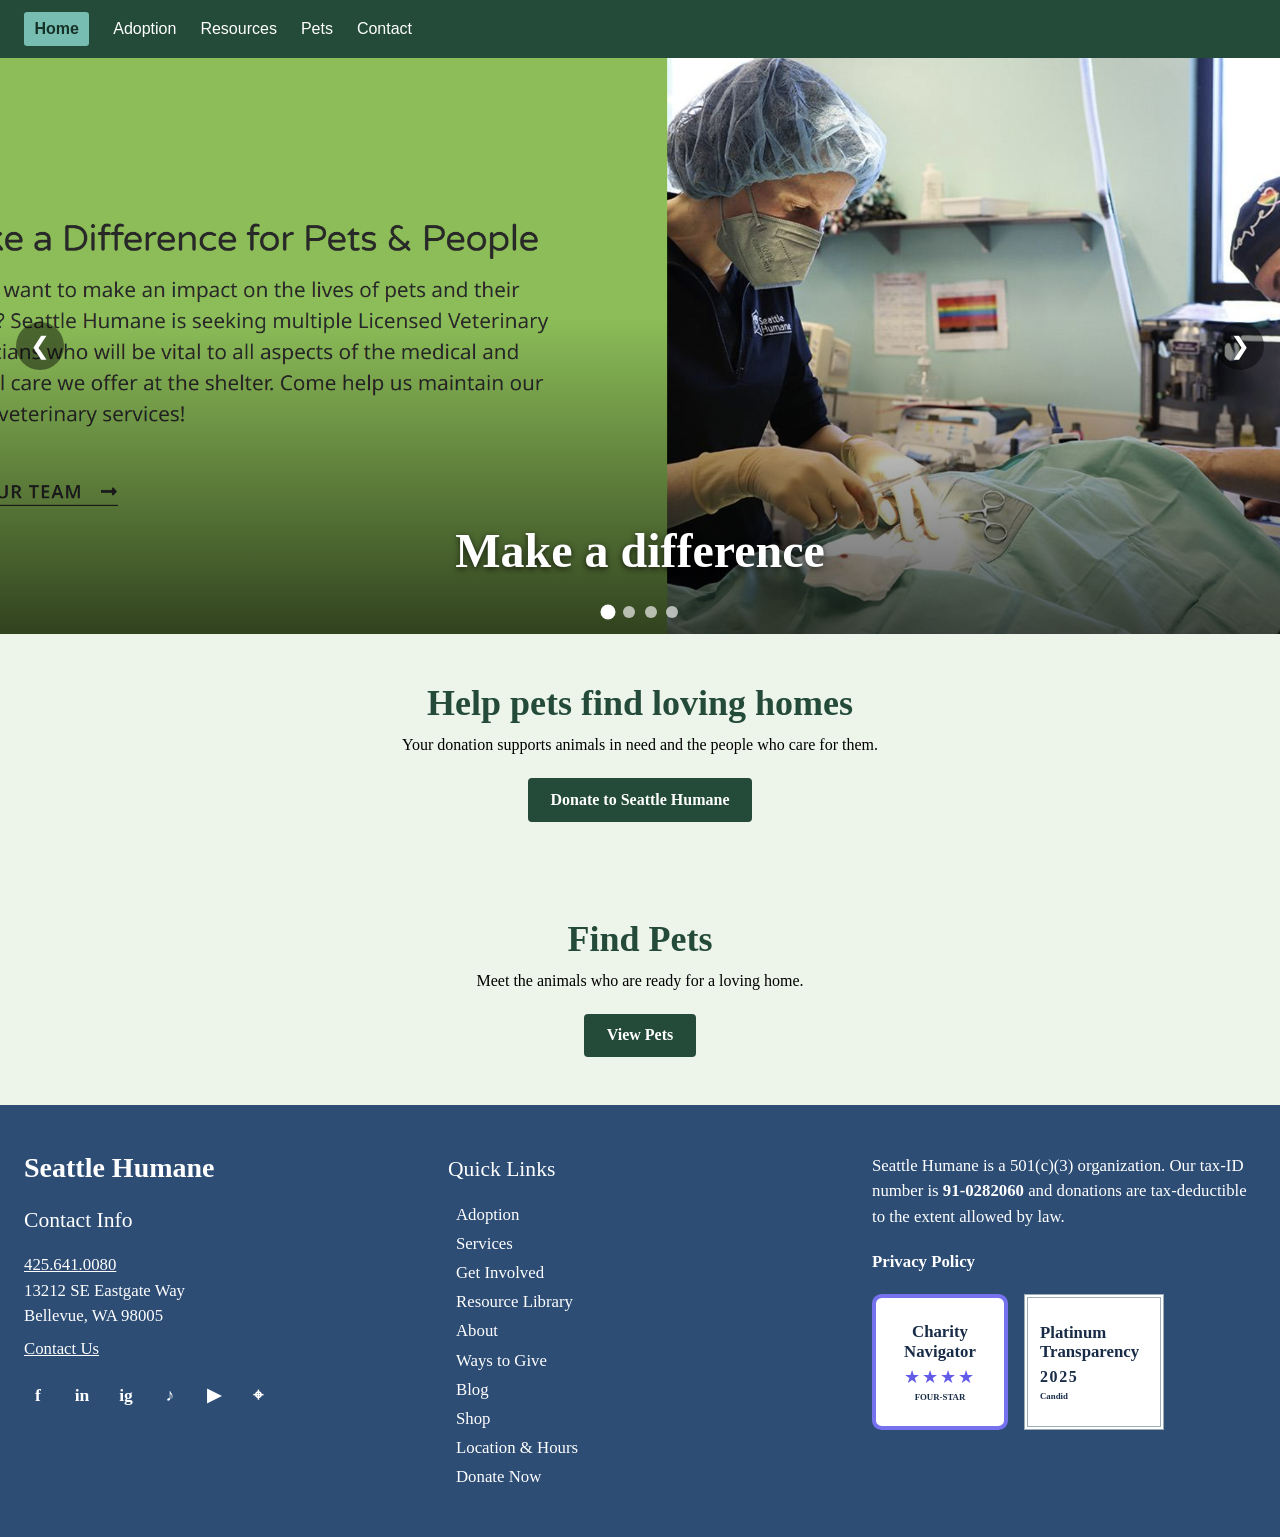
<file: index.html>
<!DOCTYPE html>
<html lang="en">
<head>
    <meta charset="UTF-8">
    <meta name="viewport" content="width=device-width, initial-scale=1.0">
    <title>Home</title>
    <link rel="stylesheet" href="CSS/style.css">
    <link rel="stylesheet" href="CSS/nav.css">
    <link rel="stylesheet" href="CSS/footer.css">
    <script src="JS/script.js" defer></script>
</head>
<body>
    <nav class="site-nav" aria-label="Main navigation">
        <ul class="nav-list">
            <li><a href="index.html" aria-current="page">Home</a></li>
            <li><a href="adoption.html">Adoption</a></li>
            <li><a href="resources.html">Resources</a></li>
            <li><a href="pets.html">Pets</a></li>
            <li><a href="contact.html">Contact</a></li>
        </ul>
    </nav>

    <main>
        <section class="carousel" aria-label="Adoptable pets">
            <div class="carousel-slides" aria-live="polite">
                <figure class="carousel-slide" aria-hidden="false">
                    <img src="images/home_pictures_1.png"
                         alt="A golden retriever enjoying the outdoors">
                    <figcaption>Make a difference</figcaption>
                </figure>
                <figure class="carousel-slide" aria-hidden="true" hidden>
                    <img src="images/home_pictures_2.png"
                         alt="A cat looking curiously at the camera">
                    <figcaption>Saving lives</figcaption>
                </figure>
                <figure class="carousel-slide" aria-hidden="true" hidden>
                    <img src="images/home_pictures_3.png"
                         alt="A happy dog ready to play">
                    <figcaption>Featured Pet</figcaption>
                </figure>
                <figure class="carousel-slide" aria-hidden="true" hidden>
                    <img src="images/home_pictures_4.png"
                         alt="A cat at Sea-Meow Con">
                    <figcaption>Celebrate Sea-Meow Con!</figcaption>
                </figure>
            </div>
            <button class="carousel-control carousel-previous" type="button" aria-label="Show previous picture">
                &#10094;
            </button>
            <button class="carousel-control carousel-next" type="button" aria-label="Show next picture">
                &#10095;
            </button>
            <div class="carousel-indicators" aria-label="Choose a picture">
                <button type="button" aria-label="Show picture 1" aria-current="true"></button>
                <button type="button" aria-label="Show picture 2" aria-current="false"></button>
                <button type="button" aria-label="Show picture 3" aria-current="false"></button>
                <button type="button" aria-label="Show picture 4" aria-current="false"></button>
            </div>
        </section>

        <section class="donate-section" aria-labelledby="donate-heading">
            <h2 id="donate-heading">Help pets find loving homes</h2>
            <p>Your donation supports animals in need and the people who care for them.</p>
            <a class="donate-button" href="https://www.seattlehumane.org/?form=donate" target="_blank" rel="noopener noreferrer">
                Donate to Seattle Humane
            </a>
        </section>

        <section class="find-pets-section" aria-labelledby="find-pets-heading">
            <h2 id="find-pets-heading">Find Pets</h2>
            <p>Meet the animals who are ready for a loving home.</p>
            <a class="donate-button" href="pets.html">
                View Pets
            </a>
        </section>
    </main>

    <footer class="site-footer">
        <div class="footer-grid">
            <section class="footer-contact" aria-labelledby="footer-contact-heading">
                <a class="footer-brand" href="https://www.seattlehumane.org/">Seattle Humane</a>
                <h2 id="footer-contact-heading">Contact Info</h2>
                <address>
                    <a href="tel:+14256410080">425.641.0080</a><br>
                    13212 SE Eastgate Way<br>
                    Bellevue, WA 98005
                </address>
                <a class="footer-contact-link" href="https://www.seattlehumane.org/about/contact/">Contact Us</a>
                <nav class="footer-social" aria-label="Social media">
                    <a href="https://www.facebook.com/SeattleHumane/" aria-label="Facebook">f</a>
                    <a href="https://www.linkedin.com/company/seattle-humane/" aria-label="LinkedIn">in</a>
                    <a href="https://www.instagram.com/seattlehumane/" aria-label="Instagram">ig</a>
                    <a href="https://www.tiktok.com/@seattlehumane" aria-label="TikTok">♪</a>
                    <a href="https://www.youtube.com/user/SeattleHumane" aria-label="YouTube">▶</a>
                    <a href="https://maps.google.com/?q=13212+SE+Eastgate+Way+Bellevue+WA+98005" aria-label="Location">⌖</a>
                </nav>
            </section>

            <nav class="footer-quick-links" aria-labelledby="footer-links-heading">
                <h2 id="footer-links-heading">Quick Links</h2>
                <ul>
                    <li><a href="adoption.html">Adoption</a></li>
                    <li><a href="https://www.seattlehumane.org/services/">Services</a></li>
                    <li><a href="https://www.seattlehumane.org/get-involved/">Get Involved</a></li>
                    <li><a href="https://www.seattlehumane.org/resource-library/">Resource Library</a></li>
                    <li><a href="https://www.seattlehumane.org/about/">About</a></li>
                    <li><a href="https://www.seattlehumane.org/?form=donate">Ways to Give</a></li>
                    <li><a href="https://www.seattlehumane.org/blog/">Blog</a></li>
                    <li><a href="https://shop.seattlehumane.org/">Shop</a></li>
                    <li><a href="https://www.seattlehumane.org/about/location-hours/">Location &amp; Hours</a></li>
                    <li><a href="https://www.seattlehumane.org/?form=donate">Donate Now</a></li>
                </ul>
            </nav>

            <section class="footer-nonprofit" aria-label="Nonprofit information">
                <p>Seattle Humane is a 501(c)(3) organization. Our tax-ID number is <strong>91-0282060</strong> and donations are tax-deductible to the extent allowed by law.</p>
                <a class="footer-privacy" href="https://www.seattlehumane.org/privacy-policy/">Privacy Policy</a>
                <div class="footer-badges" aria-label="Charity ratings">
                    <div class="footer-badge"><strong>Charity<br>Navigator</strong><span>★★★★</span><small>FOUR-STAR</small></div>
                    <div class="footer-badge footer-badge-candid"><strong>Platinum<br>Transparency</strong><span>2025</span><small>Candid</small></div>
                </div>
            </section>
        </div>
    </footer>
</body>
</html>
</file>
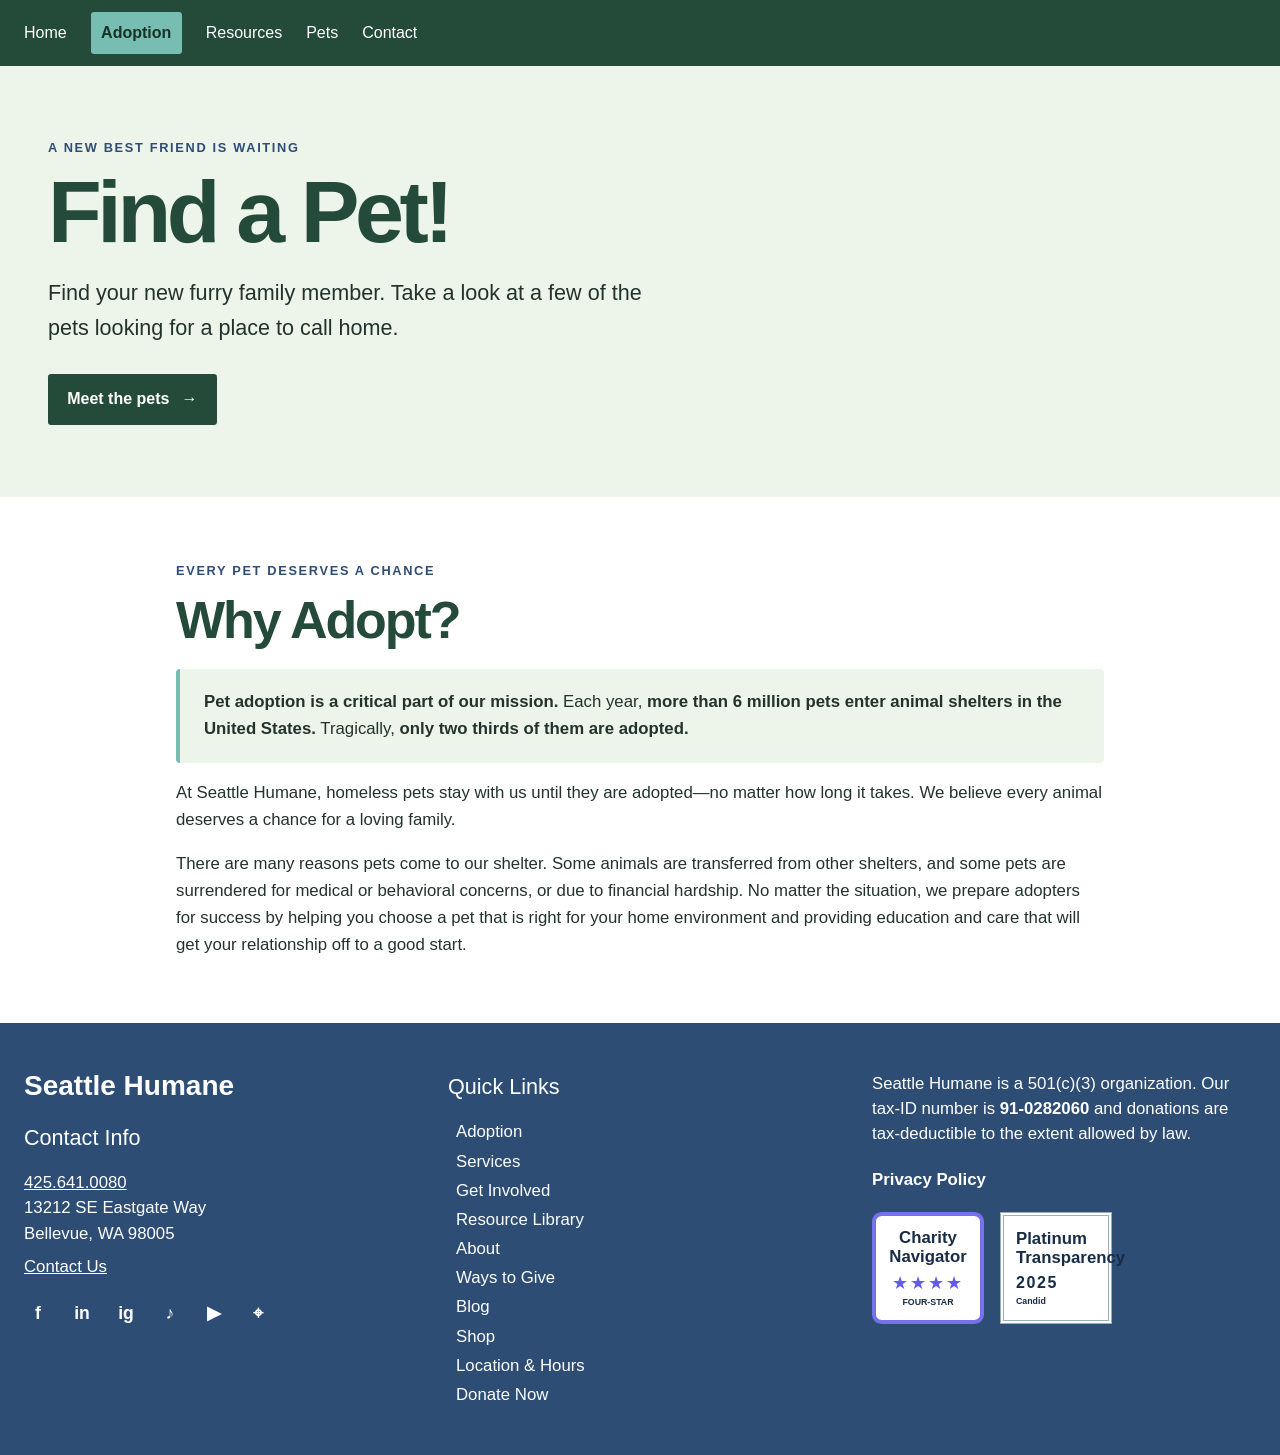
<file: adoption.html>
<!DOCTYPE html>
<html lang="en">
<head>
    <meta charset="UTF-8">
    <meta name="viewport" content="width=device-width, initial-scale=1.0">
    <title>Find a Pet | Adoption</title>
    <link rel="stylesheet" href="CSS/style.css">
    <link rel="stylesheet" href="CSS/nav.css">
    <link rel="stylesheet" href="CSS/footer.css">
    <script src="JS/script.js" defer></script>
</head>
<body class="adoption-page">
    <nav class="site-nav" aria-label="Main navigation">
        <ul class="nav-list">
            <li><a href="index.html">Home</a></li>
            <li><a href="adoption.html" aria-current="page">Adoption</a></li>
            <li><a href="resources.html">Resources</a></li>
            <li><a href="pets.html">Pets</a></li>
            <li><a href="contact.html">Contact</a></li>
        </ul>
    </nav>

    <main>
        <section class="adoption-hero" aria-labelledby="adoption-heading">
            <div class="adoption-hero-content">
                <p class="adoption-eyebrow">A new best friend is waiting</p>
                <h1 id="adoption-heading">Find a Pet!</h1>
                <p class="adoption-intro">Find your new furry family member. Take a look at a few of the pets looking for a place to call home.</p>
                <a class="adoption-primary-link" href="pets.html">Meet the pets <span aria-hidden="true">→</span></a>
            </div>
        </section>

        <section class="adoption-why" aria-labelledby="why-adopt-heading">
            <div class="adoption-why-content">
                <p class="adoption-eyebrow">Every pet deserves a chance</p>
                <h2 id="why-adopt-heading">Why Adopt?</h2>
                <p class="adoption-why-stat"><strong>Pet adoption is a critical part of our mission.</strong> Each year, <strong>more than 6 million pets enter animal shelters in the United States.</strong> Tragically, <strong>only two thirds of them are adopted.</strong></p>
                <p>At Seattle Humane, homeless pets stay with us until they are adopted—no matter how long it takes. We believe every animal deserves a chance for a loving family.</p>
                <p>There are many reasons pets come to our shelter. Some animals are transferred from other shelters, and some pets are surrendered for medical or behavioral concerns, or due to financial hardship. No matter the situation, we prepare adopters for success by helping you choose a pet that is right for your home environment and providing education and care that will get your relationship off to a good start.</p>
            </div>
        </section>
    </main>

    <footer class="site-footer">
        <div class="footer-grid">
            <section class="footer-contact" aria-labelledby="footer-contact-heading">
                <a class="footer-brand" href="https://www.seattlehumane.org/">Seattle Humane</a>
                <h2 id="footer-contact-heading">Contact Info</h2>
                <address>
                    <a href="tel:+14256410080">425.641.0080</a><br>
                    13212 SE Eastgate Way<br>
                    Bellevue, WA 98005
                </address>
                <a class="footer-contact-link" href="https://www.seattlehumane.org/about/contact/">Contact Us</a>
                <nav class="footer-social" aria-label="Social media">
                    <a href="https://www.facebook.com/SeattleHumane/" aria-label="Facebook">f</a>
                    <a href="https://www.linkedin.com/company/seattle-humane/" aria-label="LinkedIn">in</a>
                    <a href="https://www.instagram.com/seattlehumane/" aria-label="Instagram">ig</a>
                    <a href="https://www.tiktok.com/@seattlehumane" aria-label="TikTok">♪</a>
                    <a href="https://www.youtube.com/user/SeattleHumane" aria-label="YouTube">▶</a>
                    <a href="https://maps.google.com/?q=13212+SE+Eastgate+Way+Bellevue+WA+98005" aria-label="Location">⌖</a>
                </nav>
            </section>

            <nav class="footer-quick-links" aria-labelledby="footer-links-heading">
                <h2 id="footer-links-heading">Quick Links</h2>
                <ul>
                    <li><a href="adoption.html">Adoption</a></li>
                    <li><a href="https://www.seattlehumane.org/services/">Services</a></li>
                    <li><a href="https://www.seattlehumane.org/get-involved/">Get Involved</a></li>
                    <li><a href="https://www.seattlehumane.org/resource-library/">Resource Library</a></li>
                    <li><a href="https://www.seattlehumane.org/about/">About</a></li>
                    <li><a href="https://www.seattlehumane.org/?form=donate">Ways to Give</a></li>
                    <li><a href="https://www.seattlehumane.org/blog/">Blog</a></li>
                    <li><a href="https://shop.seattlehumane.org/">Shop</a></li>
                    <li><a href="https://www.seattlehumane.org/about/location-hours/">Location &amp; Hours</a></li>
                    <li><a href="https://www.seattlehumane.org/?form=donate">Donate Now</a></li>
                </ul>
            </nav>

            <section class="footer-nonprofit" aria-label="Nonprofit information">
                <p>Seattle Humane is a 501(c)(3) organization. Our tax-ID number is <strong>91-0282060</strong> and donations are tax-deductible to the extent allowed by law.</p>
                <a class="footer-privacy" href="https://www.seattlehumane.org/privacy-policy/">Privacy Policy</a>
                <div class="footer-badges" aria-label="Charity ratings">
                    <div class="footer-badge"><strong>Charity<br>Navigator</strong><span>★★★★</span><small>FOUR-STAR</small></div>
                    <div class="footer-badge footer-badge-candid"><strong>Platinum<br>Transparency</strong><span>2025</span><small>Candid</small></div>
                </div>
            </section>
        </div>
    </footer>
</body>
</html>
</file>
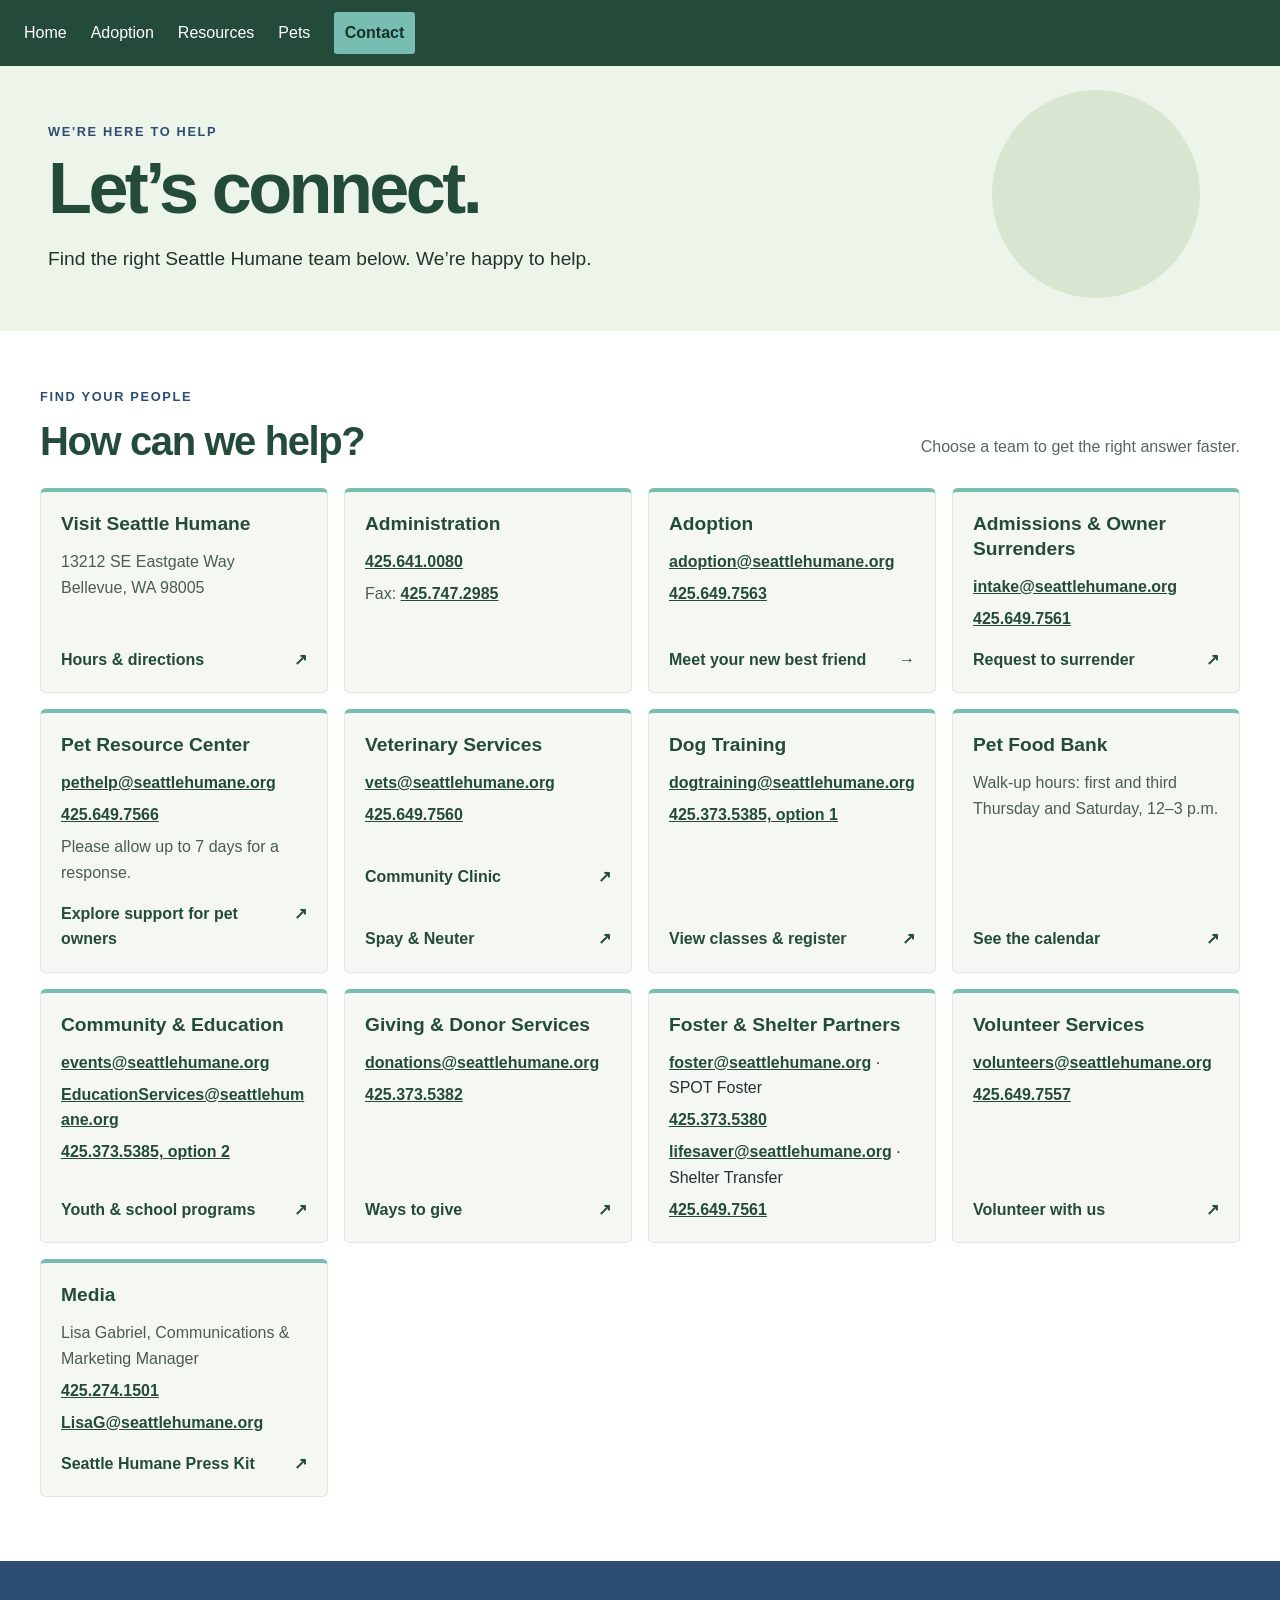
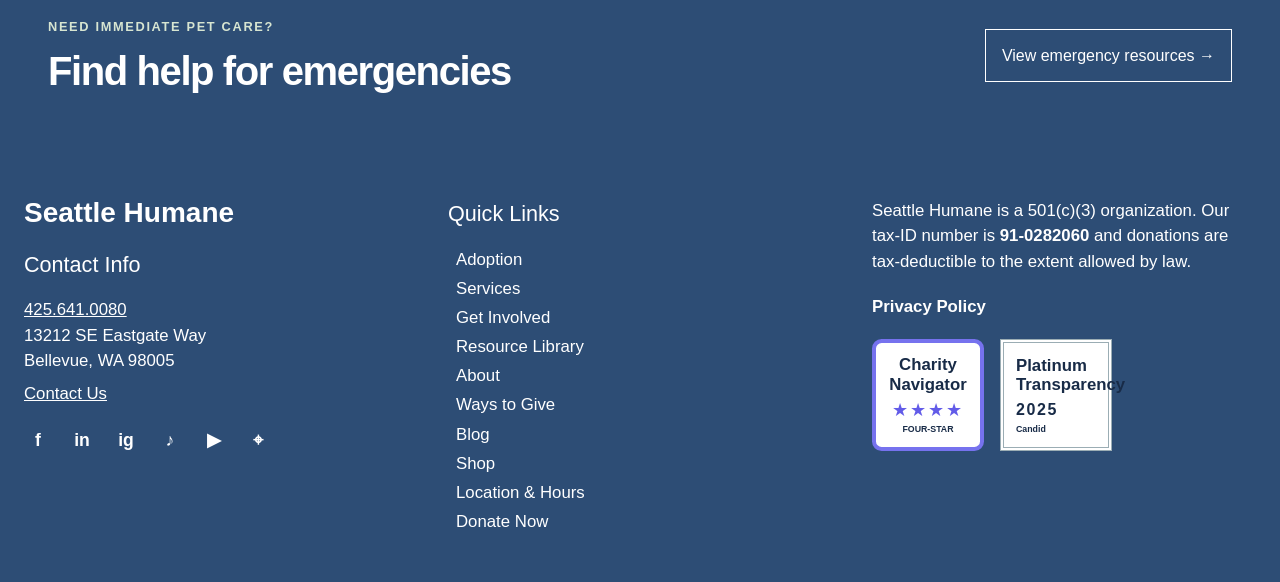
<file: contact.html>
<!DOCTYPE html>
<html lang="en">
<head>
    <meta charset="UTF-8">
    <meta name="viewport" content="width=device-width, initial-scale=1.0">
    <title>Contact Seattle Humane</title>
    <link rel="stylesheet" href="CSS/style.css">
    <link rel="stylesheet" href="CSS/nav.css">
    <link rel="stylesheet" href="CSS/footer.css">
    <script src="JS/script.js" defer></script>
</head>
<body class="contact-page">
    <nav class="site-nav" aria-label="Main navigation">
        <ul class="nav-list">
            <li><a href="index.html">Home</a></li>
            <li><a href="adoption.html">Adoption</a></li>
            <li><a href="resources.html">Resources</a></li>
            <li><a href="pets.html">Pets</a></li>
            <li><a href="contact.html" aria-current="page">Contact</a></li>

        </ul>
    </nav>

    <main>
        <section class="contact-hero" aria-labelledby="contact-heading">
            <div>
                <p class="contact-eyebrow">We're here to help</p>
                <h1 id="contact-heading">Let&rsquo;s connect.</h1>
                <p>Find the right Seattle Humane team below. We&rsquo;re happy to help.</p>
            </div>
        </section>

        <section class="contact-content" aria-labelledby="contact-directory-heading">
            <div class="contact-details">
                <div class="contact-directory-heading">
                    <div>
                        <p class="contact-eyebrow">Find your people</p>
                        <h2 id="contact-directory-heading">How can we help?</h2>
                    </div>
                    <p>Choose a team to get the right answer faster.</p>
                </div>

                <div class="contact-directory">
                    <article class="contact-card">
                        <h3>Visit Seattle Humane</h3>
                        <p>13212 SE Eastgate Way<br>Bellevue, WA 98005</p>
                        <a class="contact-card-more" href="https://www.seattlehumane.org/about/location-hours/" target="_blank" rel="noopener noreferrer">Hours &amp; directions <span aria-hidden="true">↗</span></a>
                    </article>
                    <article class="contact-card">
                        <h3>Administration</h3>
                        <a href="tel:+14256410080">425.641.0080</a>
                        <p>Fax: <a href="tel:+14257472985">425.747.2985</a></p>
                    </article>
                    <article class="contact-card">
                        <h3>Adoption</h3>
                        <a href="mailto:adoption@seattlehumane.org">adoption@seattlehumane.org</a>
                        <a href="tel:+14256497563">425.649.7563</a>
                        <a class="contact-card-more" href="adoption.html">Meet your new best friend <span aria-hidden="true">→</span></a>
                    </article>
                    <article class="contact-card">
                        <h3>Admissions &amp; Owner Surrenders</h3>
                        <a href="mailto:intake@seattlehumane.org">intake@seattlehumane.org</a>
                        <a href="tel:+14256497561">425.649.7561</a>
                        <a class="contact-card-more" href="https://www.seattlehumane.org/adoption/surrender/" target="_blank" rel="noopener noreferrer">Request to surrender <span aria-hidden="true">↗</span></a>
                    </article>
                    <article class="contact-card">
                        <h3>Pet Resource Center</h3>
                        <a href="mailto:pethelp@seattlehumane.org">pethelp@seattlehumane.org</a>
                        <a href="tel:+14256497566">425.649.7566</a>
                        <p>Please allow up to 7 days for a response.</p>
                        <a class="contact-card-more" href="https://www.seattlehumane.org/pet-resource-center/" target="_blank" rel="noopener noreferrer">Explore support for pet owners <span aria-hidden="true">↗</span></a>
                    </article>
                    <article class="contact-card">
                        <h3>Veterinary Services</h3>
                        <a href="mailto:vets@seattlehumane.org">vets@seattlehumane.org</a>
                        <a href="tel:+14256497560">425.649.7560</a>
                        <a class="contact-card-more" href="https://www.seattlehumane.org/veterinary-care-center/community-clinic/" target="_blank" rel="noopener noreferrer">Community Clinic <span aria-hidden="true">↗</span></a>
                        <a class="contact-card-more" href="https://www.seattlehumane.org/veterinary-care-center/spay-neuter/" target="_blank" rel="noopener noreferrer">Spay &amp; Neuter <span aria-hidden="true">↗</span></a>
                    </article>
                    <article class="contact-card">
                        <h3>Dog Training</h3>
                        <a href="mailto:dogtraining@seattlehumane.org">dogtraining@seattlehumane.org</a>
                        <a href="tel:+14253735385">425.373.5385, option 1</a>
                        <a class="contact-card-more" href="https://www.seattlehumane.org/dog-training/" target="_blank" rel="noopener noreferrer">View classes &amp; register <span aria-hidden="true">↗</span></a>
                    </article>
                    <article class="contact-card">
                        <h3>Pet Food Bank</h3>
                        <p>Walk-up hours: first and third Thursday and Saturday, 12–3 p.m.</p>
                        <a class="contact-card-more" href="https://www.seattlehumane.org/pet-food-bank/" target="_blank" rel="noopener noreferrer">See the calendar <span aria-hidden="true">↗</span></a>
                    </article>
                    <article class="contact-card">
                        <h3>Community &amp; Education</h3>
                        <a href="mailto:events@seattlehumane.org">events@seattlehumane.org</a>
                        <a href="mailto:EducationServices@seattlehumane.org">EducationServices@seattlehumane.org</a>
                        <a href="tel:+14253735385">425.373.5385, option 2</a>
                        <a class="contact-card-more" href="https://www.seattlehumane.org/education/" target="_blank" rel="noopener noreferrer">Youth &amp; school programs <span aria-hidden="true">↗</span></a>
                    </article>
                    <article class="contact-card">
                        <h3>Giving &amp; Donor Services</h3>
                        <a href="mailto:donations@seattlehumane.org">donations@seattlehumane.org</a>
                        <a href="tel:+14253735382">425.373.5382</a>
                        <a class="contact-card-more" href="https://www.seattlehumane.org/give/" target="_blank" rel="noopener noreferrer">Ways to give <span aria-hidden="true">↗</span></a>
                    </article>
                    <article class="contact-card">
                        <h3>Foster &amp; Shelter Partners</h3>
                        <span><a href="mailto:foster@seattlehumane.org">foster@seattlehumane.org</a> · SPOT Foster</span>
                        <a href="tel:+14253735380">425.373.5380</a>
                        <span><a href="mailto:lifesaver@seattlehumane.org">lifesaver@seattlehumane.org</a> · Shelter Transfer</span>
                        <a href="tel:+14256497561">425.649.7561</a>
                    </article>
                    <article class="contact-card">
                        <h3>Volunteer Services</h3>
                        <a href="mailto:volunteers@seattlehumane.org">volunteers@seattlehumane.org</a>
                        <a href="tel:+14256497557">425.649.7557</a>
                        <a class="contact-card-more" href="https://www.seattlehumane.org/volunteer/" target="_blank" rel="noopener noreferrer">Volunteer with us <span aria-hidden="true">↗</span></a>
                    </article>
                    <article class="contact-card">
                        <h3>Media</h3>
                        <p>Lisa Gabriel, Communications &amp; Marketing Manager</p>
                        <a href="tel:+14252741501">425.274.1501</a>
                        <a href="mailto:LisaG@seattlehumane.org">LisaG@seattlehumane.org</a>
                        <a class="contact-card-more" href="https://www.seattlehumane.org/press-kit/" target="_blank" rel="noopener noreferrer">Seattle Humane Press Kit <span aria-hidden="true">↗</span></a>
                    </article>
                </div>
            </div>

        </section>

        <section class="contact-callout" aria-labelledby="contact-callout-heading">
            <div>
                <p class="contact-eyebrow">Need immediate pet care?</p>
                <h2 id="contact-callout-heading">Find help for emergencies</h2>
            </div>
            <a href="https://www.seattlehumane.org/veterinary-care-center/animal-emergencies" target="_blank" rel="noopener noreferrer">View emergency resources <span aria-hidden="true">→</span></a>
        </section>
    </main>

    <footer class="site-footer">
        <div class="footer-grid">
            <section class="footer-contact" aria-labelledby="footer-contact-heading">
                <a class="footer-brand" href="https://www.seattlehumane.org/">Seattle Humane</a>
                <h2 id="footer-contact-heading">Contact Info</h2>
                <address>
                    <a href="tel:+14256410080">425.641.0080</a><br>
                    13212 SE Eastgate Way<br>
                    Bellevue, WA 98005
                </address>
                <a class="footer-contact-link" href="https://www.seattlehumane.org/about/contact/">Contact Us</a>
                <nav class="footer-social" aria-label="Social media">
                    <a href="https://www.facebook.com/SeattleHumane/" aria-label="Facebook">f</a>
                    <a href="https://www.linkedin.com/company/seattle-humane/" aria-label="LinkedIn">in</a>
                    <a href="https://www.instagram.com/seattlehumane/" aria-label="Instagram">ig</a>
                    <a href="https://www.tiktok.com/@seattlehumane" aria-label="TikTok">♪</a>
                    <a href="https://www.youtube.com/user/SeattleHumane" aria-label="YouTube">▶</a>
                    <a href="https://maps.google.com/?q=13212+SE+Eastgate+Way+Bellevue+WA+98005" aria-label="Location">⌖</a>
                </nav>
            </section>

            <nav class="footer-quick-links" aria-labelledby="footer-links-heading">
                <h2 id="footer-links-heading">Quick Links</h2>
                <ul>
                    <li><a href="adoption.html">Adoption</a></li>
                    <li><a href="https://www.seattlehumane.org/services/">Services</a></li>
                    <li><a href="https://www.seattlehumane.org/get-involved/">Get Involved</a></li>
                    <li><a href="https://www.seattlehumane.org/resource-library/">Resource Library</a></li>
                    <li><a href="https://www.seattlehumane.org/about/">About</a></li>
                    <li><a href="https://www.seattlehumane.org/?form=donate">Ways to Give</a></li>
                    <li><a href="https://www.seattlehumane.org/blog/">Blog</a></li>
                    <li><a href="https://shop.seattlehumane.org/">Shop</a></li>
                    <li><a href="https://www.seattlehumane.org/about/location-hours/">Location &amp; Hours</a></li>
                    <li><a href="https://www.seattlehumane.org/?form=donate">Donate Now</a></li>
                </ul>
            </nav>

            <section class="footer-nonprofit" aria-label="Nonprofit information">
                <p>Seattle Humane is a 501(c)(3) organization. Our tax-ID number is <strong>91-0282060</strong> and donations are tax-deductible to the extent allowed by law.</p>
                <a class="footer-privacy" href="https://www.seattlehumane.org/privacy-policy/">Privacy Policy</a>
                <div class="footer-badges" aria-label="Charity ratings">
                    <div class="footer-badge"><strong>Charity<br>Navigator</strong><span>★★★★</span><small>FOUR-STAR</small></div>
                    <div class="footer-badge footer-badge-candid"><strong>Platinum<br>Transparency</strong><span>2025</span><small>Candid</small></div>
                </div>
            </section>
        </div>
    </footer>
</body>
</html>
</file>
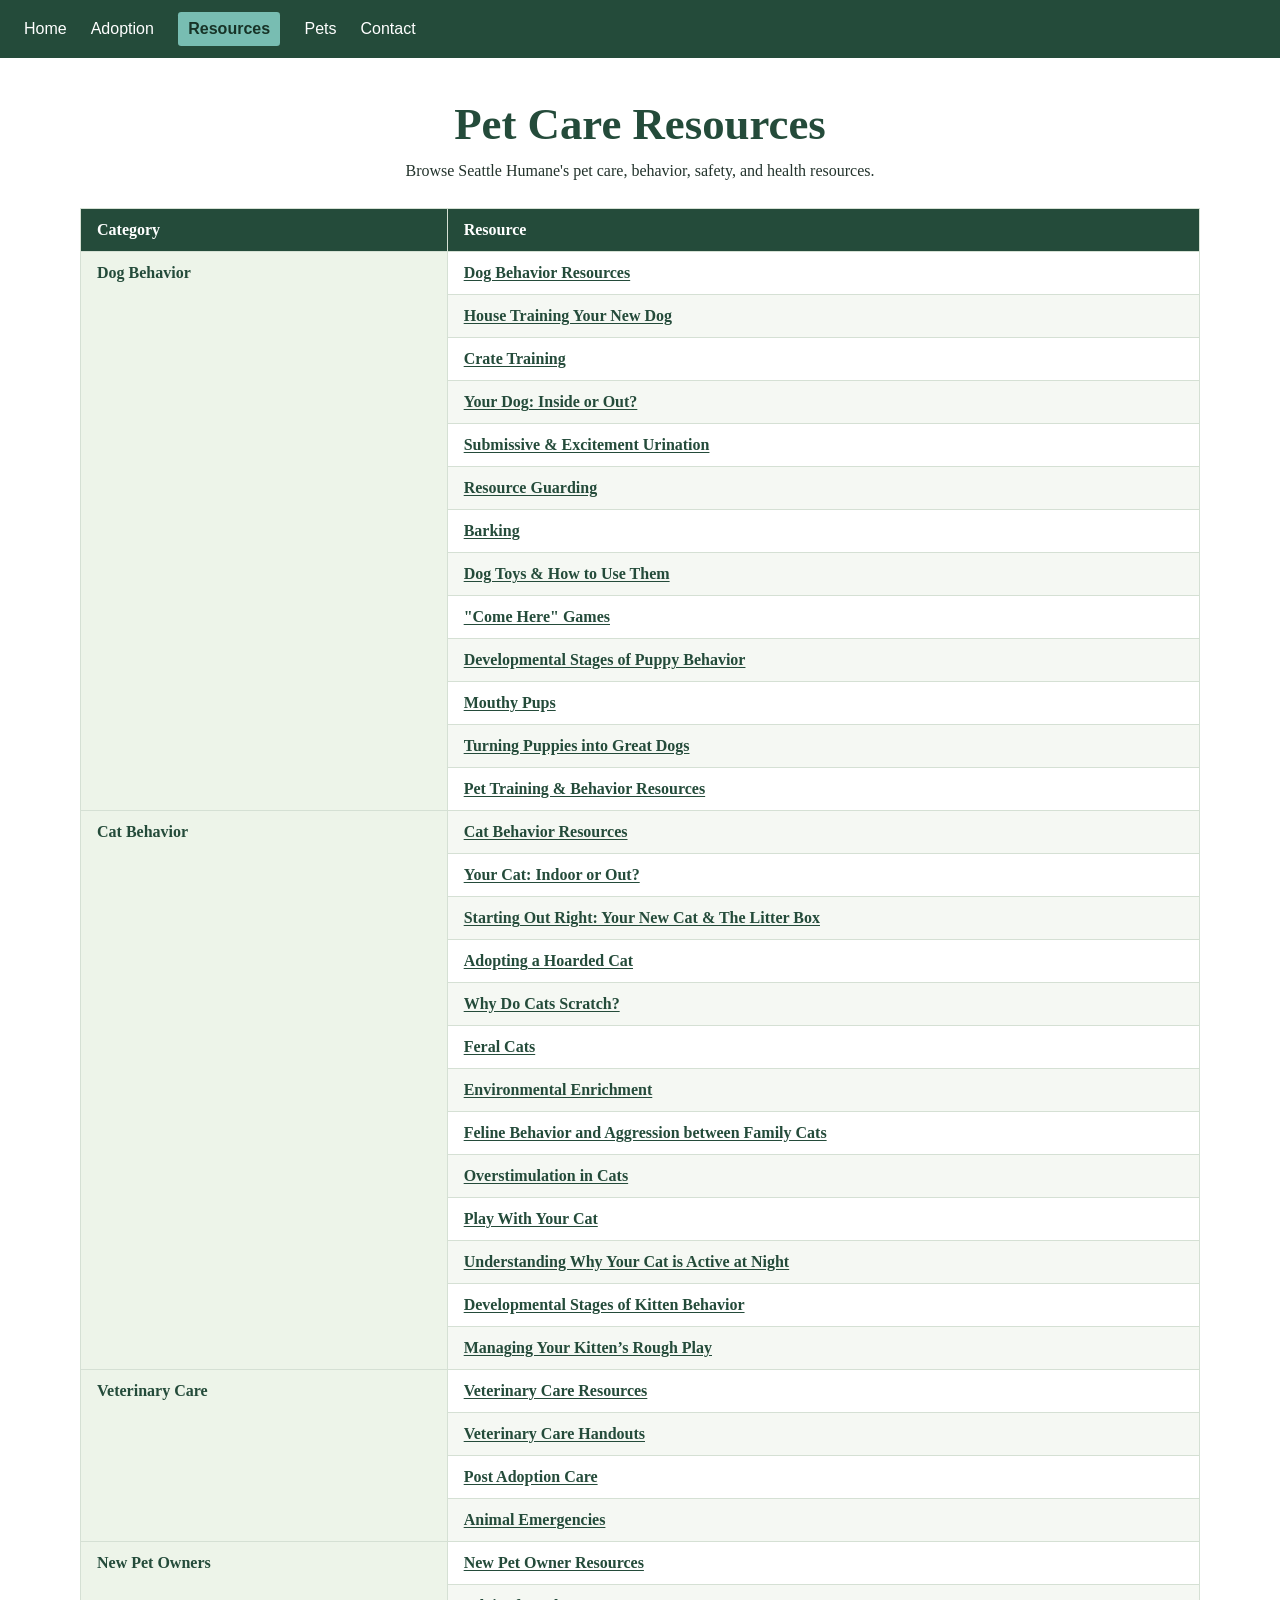
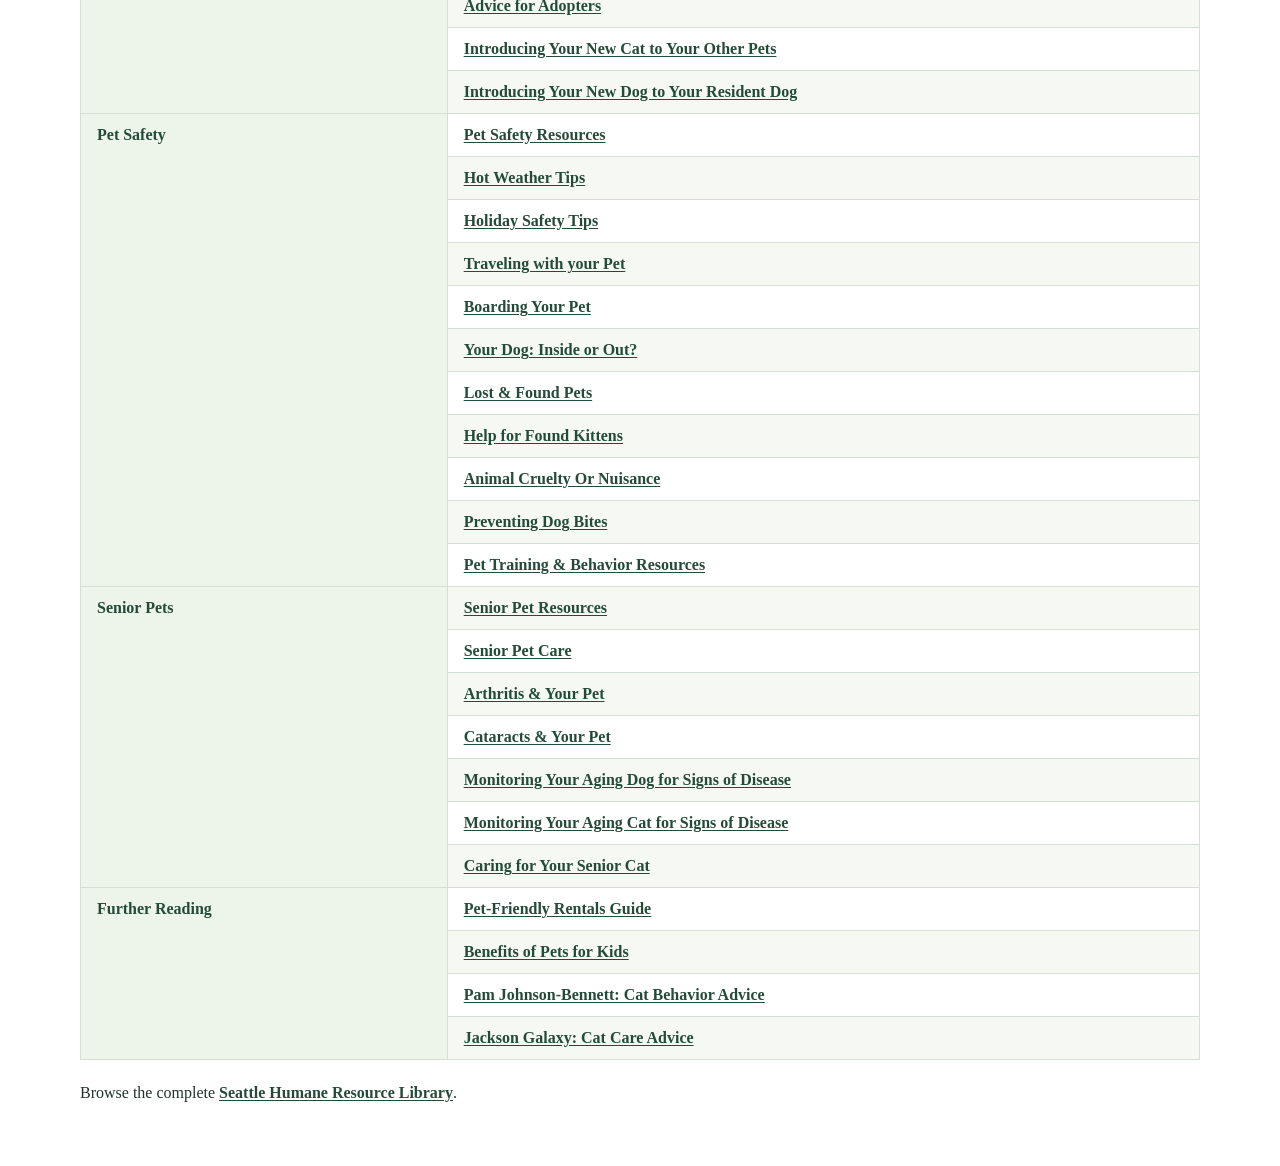
<file: resources.html>
<!DOCTYPE html>
<html lang="en">
<head>
    <meta charset="UTF-8">
    <meta name="viewport" content="width=device-width, initial-scale=1.0">
    <title>Resources</title>
    <link rel="stylesheet" href="CSS/style.css">
    <link rel="stylesheet" href="CSS/nav.css">
    <link rel="stylesheet" href="CSS/resources.css">
</head>
<body>
    <nav class="site-nav" aria-label="Main navigation">
        <ul class="nav-list">
            <li><a href="index.html">Home</a></li>
            <li><a href="adoption.html">Adoption</a></li>
            <li><a href="resources.html" aria-current="page">Resources</a></li>
            <li><a href="pets.html">Pets</a></li>
            <li><a href="contact.html">Contact</a></li>
        </ul>
    </nav>

    <main>
        <section class="resources-section" aria-labelledby="resources-heading">
            <h1 id="resources-heading">Pet Care Resources</h1>
            <p>Browse Seattle Humane's pet care, behavior, safety, and health resources.</p>
            <div class="resources-table-wrap">
                <table class="resources-table">
                    <thead>
                        <tr>
                            <th scope="col">Category</th>
                            <th scope="col">Resource</th>
                        </tr>
                    </thead>
                    <tbody>
                        <tr><th scope="rowgroup" rowspan="13">Dog Behavior</th><td><a href="https://www.seattlehumane.org/resource-library/dog-behavior-resources/">Dog Behavior Resources</a></td></tr>
                        <tr><td><a href="https://www.seattlehumane.org/resource-library/how-to-house-train-your-new-dog/">House Training Your New Dog</a></td></tr>
                        <tr><td><a href="https://www.seattlehumane.org/resource-library/crate-training/">Crate Training</a></td></tr>
                        <tr><td><a href="https://www.seattlehumane.org/resource-library/your-dog-inside-or-out">Your Dog: Inside or Out?</a></td></tr>
                        <tr><td><a href="https://www.seattlehumane.org/resource-library/submissive-excitement-urination">Submissive &amp; Excitement Urination</a></td></tr>
                        <tr><td><a href="https://www.seattlehumane.org/resource-library/resource-guarding">Resource Guarding</a></td></tr>
                        <tr><td><a href="https://www.seattlehumane.org/resource-library/dog-behavior-barking/">Barking</a></td></tr>
                        <tr><td><a href="https://www.seattlehumane.org/resource-library/dog-toys-and-how-to-use-them">Dog Toys &amp; How to Use Them</a></td></tr>
                        <tr><td><a href="https://www.seattlehumane.org/resource-library/come-here-games">"Come Here" Games</a></td></tr>
                        <tr><td><a href="https://www.seattlehumane.org/resource-library/developmental-stages-of-puppy-behavior/">Developmental Stages of Puppy Behavior</a></td></tr>
                        <tr><td><a href="https://www.seattlehumane.org/resource-library/mouthy-pups">Mouthy Pups</a></td></tr>
                        <tr><td><a href="https://www.seattlehumane.org/resource-library/turning-puppies-into-great-dogs/">Turning Puppies into Great Dogs</a></td></tr>
                        <tr><td><a href="https://www.seattlehumane.org/resource-library/pet-training-and-behavior-resources/">Pet Training &amp; Behavior Resources</a></td></tr>

                        <tr><th scope="rowgroup" rowspan="13">Cat Behavior</th><td><a href="https://www.seattlehumane.org/resource-library/cat-behavior-resources/">Cat Behavior Resources</a></td></tr>
                        <tr><td><a href="https://www.seattlehumane.org/resource-library/your-cat-indoor-or-out">Your Cat: Indoor or Out?</a></td></tr>
                        <tr><td><a href="https://www.seattlehumane.org/resource-library/your-new-cat-and-the-litterbox">Starting Out Right: Your New Cat &amp; The Litter Box</a></td></tr>
                        <tr><td><a href="https://www.seattlehumane.org/resource-library/adopting-a-hoarded-cat">Adopting a Hoarded Cat</a></td></tr>
                        <tr><td><a href="https://www.seattlehumane.org/resource-library/why-do-cats-scratch">Why Do Cats Scratch?</a></td></tr>
                        <tr><td><a href="https://www.seattlehumane.org/resource-library/feral-cats">Feral Cats</a></td></tr>
                        <tr><td><a href="https://www.seattlehumane.org/resource-library/environmental-enrichment">Environmental Enrichment</a></td></tr>
                        <tr><td><a href="https://www.seattlehumane.org/resource-library/feline-behavior-and-aggression-between-family-cats/">Feline Behavior and Aggression between Family Cats</a></td></tr>
                        <tr><td><a href="https://www.seattlehumane.org/resource-library/overstimulation-in-cats/">Overstimulation in Cats</a></td></tr>
                        <tr><td><a href="https://www.seattlehumane.org/resource-library/play-with-your-cat/">Play With Your Cat</a></td></tr>
                        <tr><td><a href="https://www.seattlehumane.org/resource-library/understanding-why-your-cat-is-active-at-night/">Understanding Why Your Cat is Active at Night</a></td></tr>
                        <tr><td><a href="https://www.seattlehumane.org/resource-library/developmental-stages-of-kitten-behavior/">Developmental Stages of Kitten Behavior</a></td></tr>
                        <tr><td><a href="https://www.seattlehumane.org/resource-library/managing-your-kittens-rough-play/">Managing Your Kitten’s Rough Play</a></td></tr>

                        <tr><th scope="rowgroup" rowspan="4">Veterinary Care</th><td><a href="https://www.seattlehumane.org/resource-library/veterinary-care-resources/">Veterinary Care Resources</a></td></tr>
                        <tr><td><a href="https://www.seattlehumane.org/resource-library/veterinary-care-handouts/">Veterinary Care Handouts</a></td></tr>
                        <tr><td><a href="https://www.seattlehumane.org/veterinary-care-center/post-adoption-care">Post Adoption Care</a></td></tr>
                        <tr><td><a href="https://www.seattlehumane.org/veterinary-care-center/animal-emergencies">Animal Emergencies</a></td></tr>

                        <tr><th scope="rowgroup" rowspan="4">New Pet Owners</th><td><a href="https://www.seattlehumane.org/resource-library/new-pet-owner-resources/">New Pet Owner Resources</a></td></tr>
                        <tr><td><a href="https://www.seattlehumane.org/adoption/advice-for-adopters">Advice for Adopters</a></td></tr>
                        <tr><td><a href="https://www.seattlehumane.org/resource-library/introducing-your-new-cat-to-your-other-pets/">Introducing Your New Cat to Your Other Pets</a></td></tr>
                        <tr><td><a href="https://www.seattlehumane.org/resource-library/introducing-your-new-dog-to-your-resident-dog">Introducing Your New Dog to Your Resident Dog</a></td></tr>

                        <tr><th scope="rowgroup" rowspan="11">Pet Safety</th><td><a href="https://www.seattlehumane.org/resource-library/pet-safety-resources/">Pet Safety Resources</a></td></tr>
                        <tr><td><a href="https://www.seattlehumane.org/resource-library/hot-weather-tips/">Hot Weather Tips</a></td></tr>
                        <tr><td><a href="https://www.seattlehumane.org/resource-library/holiday-safety-tips/">Holiday Safety Tips</a></td></tr>
                        <tr><td><a href="https://www.seattlehumane.org/resource-library/traveling-with-your-pet/">Traveling with your Pet</a></td></tr>
                        <tr><td><a href="https://www.seattlehumane.org/resource-library/boarding-your-pet/">Boarding Your Pet</a></td></tr>
                        <tr><td><a href="https://www.seattlehumane.org/resource-library/your-dog-inside-or-out">Your Dog: Inside or Out?</a></td></tr>
                        <tr><td><a href="https://www.seattlehumane.org/resource-library/lost-and-found-pets">Lost &amp; Found Pets</a></td></tr>
                        <tr><td><a href="https://www.seattlehumane.org/resource-library/help-for-found-kittens">Help for Found Kittens</a></td></tr>
                        <tr><td><a href="https://www.seattlehumane.org/resource-library/animal-cruelty-or-nuisance">Animal Cruelty Or Nuisance</a></td></tr>
                        <tr><td><a href="https://www.thefamilydog.com/stop-the-77">Preventing Dog Bites</a></td></tr>
                        <tr><td><a href="https://www.seattlehumane.org/resource-library/pet-training-and-behavior-resources/">Pet Training &amp; Behavior Resources</a></td></tr>

                        <tr><th scope="rowgroup" rowspan="7">Senior Pets</th><td><a href="https://www.seattlehumane.org/resource-library/senior-pet-resources/">Senior Pet Resources</a></td></tr>
                        <tr><td><a href="https://www.seattlehumane.org/resource-library/senior-pet-care/">Senior Pet Care</a></td></tr>
                        <tr><td><a href="https://www.seattlehumane.org/resource-library/arthritis-your-pet">Arthritis &amp; Your Pet</a></td></tr>
                        <tr><td><a href="https://www.seattlehumane.org/resource-library/cataracts-your-pet/">Cataracts &amp; Your Pet</a></td></tr>
                        <tr><td><a href="https://www.seattlehumane.org/resource-library/monitoring-your-aging-dog-for-signs-of-disease/">Monitoring Your Aging Dog for Signs of Disease</a></td></tr>
                        <tr><td><a href="https://www.seattlehumane.org/resource-library/monitor-your-aging-cat-for-signs-of-disease/">Monitoring Your Aging Cat for Signs of Disease</a></td></tr>
                        <tr><td><a href="https://www.seattlehumane.org/resource-library/caring-for-your-senior-cat/">Caring for Your Senior Cat</a></td></tr>

                        <tr><th scope="rowgroup" rowspan="4">Further Reading</th><td><a href="http://www.seattledogspot.com/your-download-guide-to-dog-friendly-apartments/">Pet-Friendly Rentals Guide</a></td></tr>
                        <tr><td><a href="https://www.directline.com/pet-cover/pets-for-kids">Benefits of Pets for Kids</a></td></tr>
                        <tr><td><a href="http://www.catbehaviorassociates.com/category/basic-training/">Pam Johnson-Bennett: Cat Behavior Advice</a></td></tr>
                        <tr><td><a href="https://www.jacksongalaxy.com/blogs/news">Jackson Galaxy: Cat Care Advice</a></td></tr>
                    </tbody>
                </table>
            </div>
            <p class="resources-source">Browse the complete <a href="https://www.seattlehumane.org/resource-library/">Seattle Humane Resource Library</a>.</p>
        </section>
    </main>
</body>
</html>
</file>
<file: CSS/style.css>
.contact-page {
    background: #fff;
    color: #23332c;
    font-family: Arial, Helvetica, sans-serif;
    line-height: 1.6;
    margin: 0;
}

.contact-page *,
.contact-page *::before,
.contact-page *::after {
    box-sizing: border-box;
}

.contact-hero {
    background: #edf4e9;
    padding: 3.5rem max(1.5rem, calc((100% - 74rem) / 2));
    position: relative;
}

.contact-hero div {
    max-width: 48rem;
    position: relative;
    z-index: 1;
}

.contact-hero::after {
    background: #d7e5d1;
    border-radius: 50%;
    content: "";
    height: 13rem;
    position: absolute;
    right: max(3rem, calc((100% - 70rem) / 2));
    top: 1.5rem;
    width: 13rem;
}

.contact-eyebrow {
    color: #2d4d75;
    font-size: 0.8rem;
    font-weight: 700;
    letter-spacing: 0.13em;
    margin: 0 0 0.65rem;
    text-transform: uppercase;
}

.contact-hero h1 {
    color: #244b3a;
    font-size: clamp(2.8rem, 6vw, 4.5rem);
    letter-spacing: -0.05em;
    line-height: 1;
    margin: 0 0 1.25rem;
}

.contact-hero p:last-child {
    font-size: clamp(1.05rem, 2vw, 1.2rem);
    margin: 0;
    max-width: 40rem;
}

.contact-content {
    display: block;
    margin: 0 auto;
    max-width: 78rem;
    padding: 3.5rem 1.5rem 4rem;
}

.contact-directory-heading {
    align-items: end;
    display: flex;
    gap: 1.5rem;
    justify-content: space-between;
    margin-bottom: 1.5rem;
}

.contact-details h2,
.contact-callout h2 {
    color: #244b3a;
    font-size: clamp(1.8rem, 4vw, 2.5rem);
    letter-spacing: -0.035em;
    line-height: 1.15;
    margin: 0;
}

.contact-directory-heading > p {
    color: #58675e;
    margin: 0 0 0.25rem;
}

.contact-directory {
    display: grid;
    gap: 1rem;
    grid-template-columns: repeat(auto-fit, minmax(min(100%, 16rem), 1fr));
}

.contact-card {
    background: #f5f7f3;
    border: 1px solid #e0e8dd;
    border-top: 0.25rem solid #78bdb2;
    border-radius: 0.35rem;
    display: flex;
    flex-direction: column;
    gap: 0.4rem;
    min-width: 0;
    padding: 1.25rem;
    transition: box-shadow 160ms ease, transform 160ms ease;
}

.contact-card:hover {
    box-shadow: 0 0.5rem 1.2rem rgb(35 51 44 / 12%);
    transform: translateY(-2px);
}

.contact-card h3 {
    color: #244b3a;
    font-size: 1.2rem;
    line-height: 1.3;
    margin: 0 0 0.35rem;
}

.contact-card p {
    color: #4a5d51;
    margin: 0;
}

.contact-card a {
    color: #244b3a;
    font-weight: 700;
    overflow-wrap: anywhere;
}

.contact-card .contact-card-more {
    align-items: baseline;
    display: flex;
    gap: 0.4rem;
    justify-content: space-between;
    margin-top: auto;
    padding-top: 0.55rem;
    text-decoration: none;
}

.contact-card-more:hover,
.contact-card-more:focus-visible,
.contact-callout a:hover,
.contact-callout a:focus-visible {
    text-decoration: underline;
    text-underline-offset: 0.2em;
}

.contact-callout {
    align-items: center;
    background: #2d4d75;
    color: #fff;
    display: flex;
    gap: 2rem;
    justify-content: space-between;
    padding: 3.5rem max(1.5rem, calc((100% - 74rem) / 2));
}

.contact-callout .contact-eyebrow {
    color: #d7e5d1;
}

.contact-callout h2 {
    color: #fff;
    margin: 0;
}

.contact-callout a {
    border: 1px solid #fff;
    color: #fff;
    flex: 0 0 auto;
    padding: 0.8rem 1rem;
    text-decoration: none;
}

.carousel {
    height: min(65vh, 36rem);
    min-height: 18rem;
    overflow: hidden;
    position: relative;
}

.adoption-page {
    background: #fff;
    color: #23332c;
    font-family: Arial, Helvetica, sans-serif;
    line-height: 1.6;
    margin: 0;
}

.adoption-page *,
.adoption-page *::before,
.adoption-page *::after {
    box-sizing: border-box;
}

.adoption-page main {
    overflow: hidden;
}

.adoption-hero {
    align-items: center;
    background: #edf4e9;
    display: grid;
    grid-template-columns: minmax(0, 1fr);
    min-height: 25rem;
    padding: 4.5rem max(1.5rem, calc((100% - 74rem) / 2));
}

.adoption-hero-content {
    max-width: 43rem;
}

.adoption-why {
    background: #fff;
    padding: 4rem 1.5rem;
}

.adoption-why-content {
    margin: 0 auto;
    max-width: 58rem;
}

.adoption-why h2 {
    color: #244b3a;
    font-size: clamp(2rem, 5vw, 3.25rem);
    letter-spacing: -0.04em;
    line-height: 1.1;
    margin: 0 0 1.25rem;
}

.adoption-why p:not(.adoption-eyebrow) {
    font-size: 1.05rem;
    margin: 0 0 1.1rem;
}

.adoption-why .adoption-why-stat {
    background: #edf4e9;
    border-left: 0.3rem solid #78bdb2;
    border-radius: 0.25rem;
    padding: 1.25rem 1.5rem;
}

.adoption-why p:last-child {
    margin-bottom: 0;
}

.adoption-eyebrow {
    color: #2d4d75;
    font-size: 0.8rem;
    font-weight: 700;
    letter-spacing: 0.13em;
    margin: 0 0 0.65rem;
    text-transform: uppercase;
}

.adoption-hero h1 {
    color: #244b3a;
    font-size: clamp(3rem, 7vw, 5.5rem);
    letter-spacing: -0.05em;
    line-height: 1;
    margin: 0 0 1.25rem;
}

.adoption-intro {
    font-size: clamp(1.1rem, 2vw, 1.35rem);
    margin: 0;
    max-width: 38rem;
}

.adoption-primary-link,
.adoption-secondary-link {
    align-items: center;
    display: inline-flex;
    font-weight: 700;
    gap: 0.75rem;
    margin-top: 1.75rem;
    text-decoration: none;
}

.adoption-primary-link {
    background: #244b3a;
    border-radius: 0.2rem;
    color: #fff;
    padding: 0.8rem 1.2rem;
}

.adoption-primary-link:hover,
.adoption-primary-link:focus-visible,
.adoption-secondary-link:hover,
.adoption-secondary-link:focus-visible {
    text-decoration: underline;
    text-underline-offset: 0.2em;
}

.pet-finder {
    margin: 0 auto;
    max-width: 78rem;
    padding: 4.5rem 1.5rem 5rem;
    scroll-margin-top: 1rem;
}

.pet-finder-heading {
    align-items: end;
    display: flex;
    gap: 2rem;
    justify-content: space-between;
    margin-bottom: 2rem;
}

.pet-finder-heading h2,
.home-to-home h2,
.adoption-next-steps h2 {
    color: #244b3a;
    font-size: clamp(1.8rem, 4vw, 2.8rem);
    letter-spacing: -0.035em;
    line-height: 1.15;
    margin: 0;
}

.pet-finder-heading > p {
    margin: 0 0 0.2rem;
    max-width: 24rem;
}

.pet-filters {
    align-items: end;
    background: #f5f7f3;
    border: 1px solid #e0e8dd;
    border-radius: 0.4rem;
    display: grid;
    gap: 1rem;
    grid-template-columns: minmax(14rem, 2fr) repeat(2, minmax(10rem, 1fr));
    margin-bottom: 1.5rem;
    padding: 1.25rem;
}

.pet-filters label {
    display: grid;
    gap: 0.4rem;
}

.pet-filters label > span {
    color: #244b3a;
    font-size: 0.85rem;
    font-weight: 700;
}

.pet-filters input,
.pet-filters select {
    background: #fff;
    border: 1px solid #aebdb2;
    border-radius: 0.2rem;
    color: #23332c;
    font: inherit;
    min-height: 2.9rem;
    padding: 0.55rem 0.75rem;
    width: 100%;
}

.pet-filters input:focus,
.pet-filters select:focus {
    border-color: #2d4d75;
    outline: 2px solid #2d4d75;
    outline-offset: 2px;
}

.pet-results {
    color: #4a5d51;
    font-size: 0.95rem;
    margin: 0 0 1rem;
}

.pet-grid {
    display: grid;
    gap: 1.75rem;
    grid-template-columns: repeat(3, minmax(0, 1fr));
}

.pet-card {
    background: #fff;
    border-radius: 0.4rem;
    box-shadow: 0 0.3rem 1.2rem rgb(35 51 44 / 12%);
    display: flex;
    flex-direction: column;
    min-width: 0;
    overflow: hidden;
}

.pet-card[hidden],
.pet-empty[hidden] {
    display: none;
}

.pet-card > img {
    aspect-ratio: 4 / 3;
    background: #edf4e9;
    object-fit: cover;
    width: 100%;
}

.pet-card-content {
    flex: 1;
    padding: 1.25rem 1.3rem 1.4rem;
}

.pet-card h3 {
    color: #2d4d75;
    font-size: 1.75rem;
    line-height: 1.2;
    margin: 0 0 1rem;
}

.pet-card-content p {
    display: grid;
    gap: 0.2rem;
    grid-template-columns: auto 1fr;
    margin: 0 0 0.8rem;
}

.pet-card-content p:last-child {
    margin-bottom: 0;
}

.pet-card-content p strong {
    color: #23332c;
}

.pet-card-link {
    align-items: center;
    background: #78bdb2;
    color: #173327;
    display: flex;
    font-size: 1.15rem;
    font-weight: 700;
    justify-content: space-between;
    padding: 1rem 1.3rem;
    text-decoration: none;
}

.pet-card-link:hover,
.pet-card-link:focus-visible {
    background: #5da99d;
    text-decoration: underline;
    text-underline-offset: 0.2em;
}

.pet-empty {
    background: #f5f7f3;
    border-radius: 0.3rem;
    grid-column: 1 / -1;
    margin: 0;
    padding: 2rem;
    text-align: center;
}

.pet-note {
    color: #58675e;
    font-size: 0.9rem;
    margin: 1.25rem 0 0;
}

.home-to-home {
    align-items: center;
    background: #2d4d75;
    color: #fff;
    display: flex;
    gap: 2rem;
    justify-content: space-between;
    padding: 3.5rem max(1.5rem, calc((100% - 74rem) / 2));
}

.home-to-home .adoption-eyebrow {
    color: #d7e5d1;
}

.home-to-home h2 {
    color: #fff;
}

.home-to-home div > p:last-child {
    margin: 0.9rem 0 0;
    max-width: 46rem;
}

.adoption-secondary-link {
    border: 1px solid #fff;
    color: #fff;
    flex: 0 0 auto;
    margin: 0;
    padding: 0.8rem 1rem;
}

.adoption-next-steps {
    align-items: center;
    display: flex;
    gap: 3rem;
    justify-content: space-between;
    margin: 0 auto;
    max-width: 78rem;
    padding: 4rem 1.5rem;
    scroll-margin-top: 1rem;
}

.adoption-next-steps > div:first-child {
    max-width: 35rem;
}

.adoption-next-steps > div:first-child > p:last-child {
    margin: 0.9rem 0 0;
}

.adoption-next-links {
    display: grid;
    gap: 0.8rem;
    min-width: min(100%, 20rem);
}

.adoption-next-links a {
    border-bottom: 1px solid #aebdb2;
    color: #244b3a;
    display: flex;
    font-weight: 700;
    justify-content: space-between;
    padding: 0.75rem 0;
    text-decoration: none;
}

.adoption-next-links a:hover,
.adoption-next-links a:focus-visible {
    border-color: #244b3a;
    text-decoration: underline;
    text-underline-offset: 0.2em;
}

.carousel-slides,
.carousel-slide {
    height: 100%;
    margin: 0;
}

.carousel-slide[hidden] {
    display: none;
}

.carousel-slide {
    position: relative;
}

.carousel-slide img {
    height: 100%;
    object-fit: cover;
    width: 100%;
}

.carousel-slide::after {
    background: linear-gradient(transparent 45%, rgb(0 0 0 / 65%));
    content: "";
    inset: 0;
    pointer-events: none;
    position: absolute;
}

.carousel-slide figcaption {
    bottom: 3.5rem;
    color: #fff;
    font-size: clamp(1.5rem, 4vw, 3rem);
    font-weight: 700;
    left: 10%;
    position: absolute;
    right: 10%;
    text-align: center;
    text-shadow: 0 2px 6px rgb(0 0 0 / 70%);
    z-index: 1;
}

.carousel-control {
    background-color: rgb(0 0 0 / 45%);
    border: 0;
    border-radius: 50%;
    color: #fff;
    cursor: pointer;
    font-size: 1.5rem;
    height: 3rem;
    position: absolute;
    top: 50%;
    transform: translateY(-50%);
    width: 3rem;
}

.carousel-control:hover,
.carousel-control:focus-visible {
    background-color: rgb(0 0 0 / 75%);
}

.carousel-previous {
    left: 1rem;
}

.carousel-next {
    right: 1rem;
}

.carousel-indicators {
    bottom: 1rem;
    display: flex;
    gap: 0.6rem;
    justify-content: center;
    left: 0;
    position: absolute;
    right: 0;
    z-index: 2;
}

.carousel-indicators button {
    background: rgb(255 255 255 / 65%);
    border: 0;
    border-radius: 50%;
    cursor: pointer;
    height: 0.75rem;
    padding: 0;
    width: 0.75rem;
}

.carousel-indicators button[aria-current="true"] {
    background: #fff;
    transform: scale(1.25);
}

.donate-section,
.find-pets-section {
    background-color: #edf4e9;
    padding: 3rem 1.5rem;
    text-align: center;
}

.find-pets-section {
    align-items: center;
    display: flex;
    flex-direction: column;
}

.donate-section h2,
.find-pets-section h2 {
    color: #244b3a;
    font-size: clamp(1.5rem, 3vw, 2.25rem);
    margin: 0 0 0.75rem;
}

.donate-section p,
.find-pets-section p {
    margin: 0 auto 1.5rem;
    max-width: 38rem;
}

.donate-button {
    background-color: #244b3a;
    border-radius: 0.25rem;
    color: #fff;
    display: inline-block;
    font-weight: 700;
    padding: 0.8rem 1.4rem;
    text-decoration: none;
}

.donate-button:hover,
.donate-button:focus-visible {
    background-color: #173327;
    text-decoration: underline;
    text-underline-offset: 0.2em;
}

@media (prefers-reduced-motion: no-preference) {
    .carousel-slide img {
        animation: carousel-fade-in 300ms ease-out;
    }

    @keyframes carousel-fade-in {
        from { opacity: 0.7; }
        to { opacity: 1; }
    }
}

@media (max-width: 56rem) {
    .adoption-hero {
        padding-bottom: 3.5rem;
        padding-top: 3.5rem;
    }

    .pet-grid {
        grid-template-columns: repeat(2, minmax(0, 1fr));
    }

    .adoption-next-steps {
        align-items: flex-start;
        flex-direction: column;
        gap: 1.5rem;
    }

    .adoption-next-links {
        width: 100%;
    }
}

@media (max-width: 38rem) {
    .contact-hero {
        padding: 2.75rem 1.25rem;
    }

    .contact-hero::after {
        height: 7rem;
        right: 0.5rem;
        top: 1rem;
        width: 7rem;
    }

    .contact-content {
        padding: 2.5rem 1.25rem 3rem;
    }

    .contact-directory-heading {
        align-items: flex-start;
        flex-direction: column;
        gap: 0.5rem;
    }

    .contact-callout {
        align-items: flex-start;
        flex-direction: column;
        gap: 1.25rem;
        padding: 2.75rem 1.25rem;
    }

    .adoption-hero {
        padding: 3rem 1.25rem;
    }

    .pet-finder {
        padding: 3rem 1.25rem;
    }

    .pet-finder-heading,
    .home-to-home {
        align-items: flex-start;
        flex-direction: column;
    }

    .pet-finder-heading {
        gap: 0.75rem;
    }

    .pet-filters {
        grid-template-columns: 1fr;
    }

    .pet-grid {
        grid-template-columns: 1fr;
    }

    .home-to-home {
        gap: 1.25rem;
        padding: 2.75rem 1.25rem;
    }

    .adoption-next-steps {
        padding: 3rem 1.25rem;
    }
}
</file>
<file: CSS/nav.css>
body {
    margin: 0;
}

.site-nav {
    background-color: #244b3a;
    color: #fff;
    font-family: Arial, Helvetica, sans-serif;
    padding: 0.75rem 1.5rem;
}

.nav-list,
.dropdown-menu {
    list-style: none;
    margin: 0;
    padding: 0;
}

.nav-list {
    align-items: center;
    display: flex;
    flex-wrap: wrap;
    gap: 1.5rem;
}

.site-nav a,
.nav-dropdown summary {
    color: inherit;
    cursor: pointer;
    display: block;
    padding: 0.5rem 0;
    text-decoration: none;
}

.site-nav a[aria-current="page"] {
    background-color: #78bdb2;
    border-radius: 0.2rem;
    color: #173327;
    font-weight: 700;
    padding-left: 0.65rem;
    padding-right: 0.65rem;
}

.site-nav a:hover,
.nav-dropdown summary:hover,
.site-nav a:focus-visible,
.nav-dropdown summary:focus-visible {
    text-decoration: underline;
    text-underline-offset: 0.2em;
}

.nav-dropdown {
    position: relative;
}

.nav-dropdown summary {
    list-style: none;
}

.nav-dropdown summary::-webkit-details-marker {
    display: none;
}

.nav-dropdown summary::after {
    content: " \25BE";
}

.dropdown-menu {
    background-color: #fff;
    box-shadow: 0 0.25rem 0.75rem rgb(0 0 0 / 18%);
    color: #17231d;
    min-width: 12rem;
    padding: 0.5rem 1rem;
    position: absolute;
    right: 0;
    top: 100%;
    z-index: 1;
}

.dropdown-menu a {
    padding: 0.5rem 0;
}
</file>
<file: CSS/footer.css>
.site-footer {
    background-color: #2d4d75;
    color: #fff;
    padding: 3rem max(1.5rem, calc((100% - 78rem) / 2));
}

.footer-grid {
    display: grid;
    gap: 2.5rem;
    grid-template-columns: repeat(3, minmax(0, 1fr));
}

.site-footer a {
    color: inherit;
}

.footer-contact,
.footer-nonprofit,
.footer-quick-links {
    font-size: 1.05rem;
    line-height: 1.5;
}

.footer-brand {
    display: inline-block;
    font-size: 1.75rem;
    font-weight: 700;
    line-height: 1.1;
    margin-bottom: 1.25rem;
    text-decoration: none;
}

.site-footer h2 {
    font-size: 1.35rem;
    font-weight: 500;
    margin: 0 0 1rem;
}

.footer-contact address {
    font-style: normal;
    margin-bottom: 0.25rem;
}

.footer-contact-link,
.footer-privacy {
    display: inline-block;
    margin-top: 0.25rem;
}

.footer-quick-links ul {
    list-style: none;
    margin: 0;
    padding: 0 0 0 0.5rem;
}

.footer-quick-links li + li {
    margin-top: 0.25rem;
}

.footer-quick-links a {
    text-decoration: none;
}

.footer-quick-links a:hover,
.footer-quick-links a:focus-visible,
.footer-contact a:hover,
.footer-contact a:focus-visible,
.footer-privacy:hover,
.footer-privacy:focus-visible {
    text-decoration: underline;
    text-underline-offset: 0.2em;
}

.footer-social {
    align-items: center;
    display: flex;
    flex-wrap: wrap;
    gap: 1rem;
    margin-top: 1.25rem;
}

.footer-social a {
    align-items: center;
    display: inline-flex;
    font-size: 1.1rem;
    font-weight: 700;
    justify-content: center;
    min-height: 1.75rem;
    min-width: 1.75rem;
    text-decoration: none;
}

.footer-nonprofit p {
    margin: 0 0 1rem;
}

.footer-privacy {
    font-weight: 700;
    text-decoration: none;
}

.footer-badges {
    align-items: center;
    display: flex;
    flex-wrap: wrap;
    gap: 1rem;
    margin-top: 1.25rem;
}

.footer-badge {
    align-items: center;
    background-color: #fff;
    border: 0.25rem solid #7672ee;
    border-radius: 0.6rem;
    color: #182b47;
    display: flex;
    flex-direction: column;
    justify-content: center;
    line-height: 1.15;
    min-height: 7rem;
    padding: 0.5rem;
    text-align: center;
    width: 7rem;
}

.footer-badge span {
    color: #625be8;
    font-size: 1.1rem;
    letter-spacing: 0.1em;
    margin-top: 0.4rem;
}

.footer-badge small {
    font-size: 0.55rem;
    font-weight: 700;
    margin-top: 0.25rem;
}

.footer-badge-candid {
    align-items: flex-start;
    border: 0.3rem double #9badb4;
    border-radius: 0;
    padding-left: 0.75rem;
    text-align: left;
}

.footer-badge-candid span {
    color: inherit;
    font-size: 1rem;
    font-weight: 700;
}

@media (max-width: 56rem) {
    .footer-grid {
        grid-template-columns: repeat(2, minmax(0, 1fr));
    }

    .footer-nonprofit {
        grid-column: 1 / -1;
    }
}

@media (max-width: 38rem) {
    .site-footer {
        padding: 2.5rem 1.25rem;
    }

    .footer-grid {
        grid-template-columns: 1fr;
    }

    .footer-nonprofit {
        grid-column: auto;
    }
}
</file>
<file: CSS/resources.css>
.resources-section {
    color: #23332c;
    margin: 0 auto;
    max-width: 70rem;
    padding: 2.5rem 1.5rem 4rem;
}

.resources-section h1 {
    color: #244b3a;
    font-size: clamp(1.8rem, 4vw, 2.8rem);
    margin: 0 0 0.75rem;
    text-align: center;
}

.resources-section > p {
    margin: 0 auto 1.75rem;
    max-width: 42rem;
    text-align: center;
}

.resources-table-wrap {
    overflow-x: auto;
}

.resources-table {
    border-collapse: collapse;
    width: 100%;
}

.resources-table th,
.resources-table td {
    border: 1px solid #d5e0d4;
    padding: 0.75rem 1rem;
    text-align: left;
}

.resources-table thead {
    background: #244b3a;
    color: #fff;
}

.resources-table tbody tr:nth-child(even) {
    background: #f5f8f3;
}

.resources-table tbody th[scope="rowgroup"] {
    background: #edf4e9;
    color: #244b3a;
    min-width: 10rem;
    vertical-align: top;
}

.resources-table a,
.resources-source a {
    color: #244b3a;
    font-weight: 700;
    text-underline-offset: 0.15em;
}

.resources-table a:hover,
.resources-table a:focus-visible,
.resources-source a:hover,
.resources-source a:focus-visible {
    color: #173327;
}

.resources-section > .resources-source {
    margin: 1.5rem 0 0;
    text-align: left;
}
</file>
